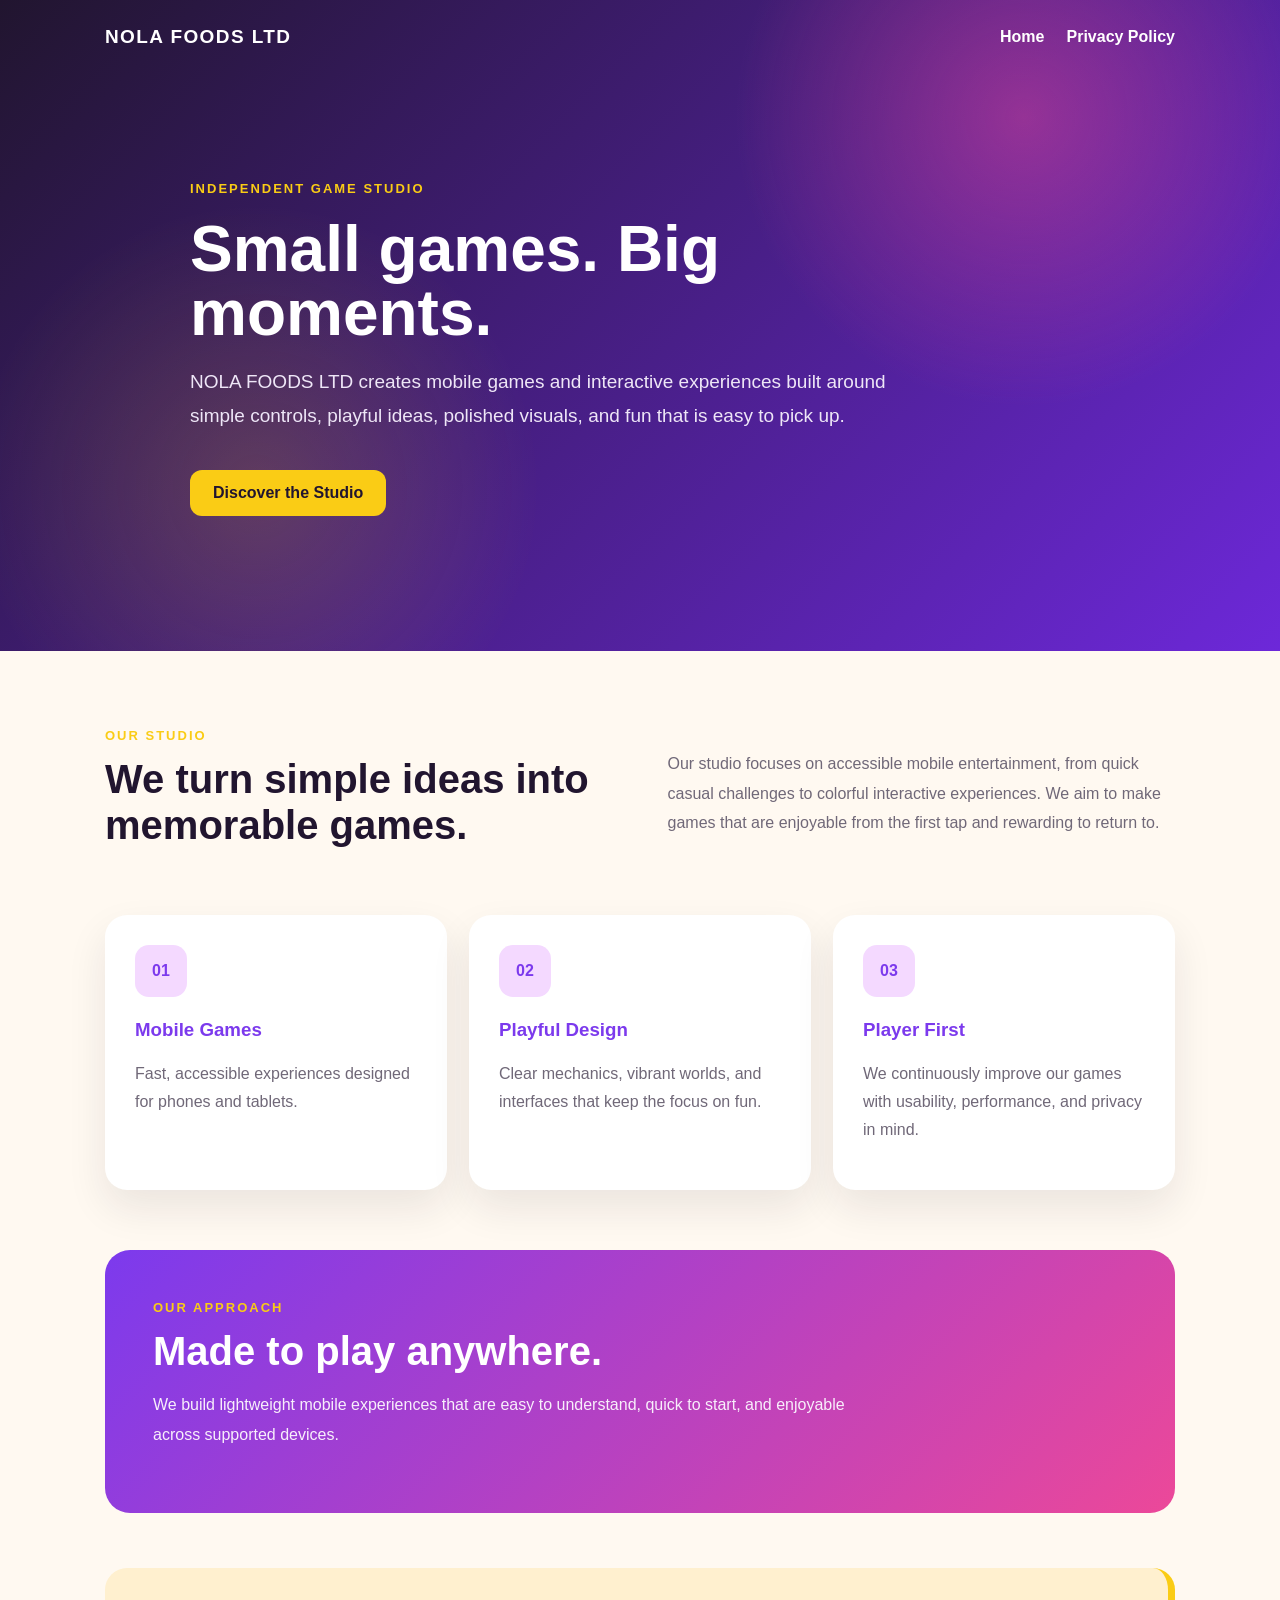
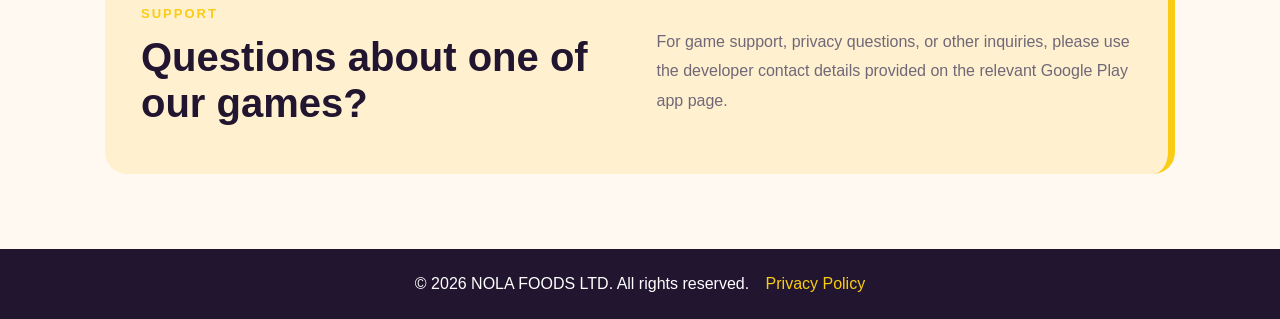
<file: index.html>
<!doctype html>
<html lang="en">
<head>
<meta charset="utf-8">
<meta name="viewport" content="width=device-width,initial-scale=1">
<title>NOLA FOODS LTD — Game Studio</title>
<meta name="description" content="NOLA FOODS LTD is an independent gaming studio creating mobile games and interactive digital experiences.">
<link rel="stylesheet" href="style.css">
</head>
<body>
<header class="hero">
<nav>
<div class="brand">NOLA FOODS LTD</div>
<div class="links"><a href="index.html">Home</a><a href="privacy.html">Privacy Policy</a></div>
</nav>
<div class="hero-content">
<span>INDEPENDENT GAME STUDIO</span>
<h1>Small games. Big moments.</h1>
<p>NOLA FOODS LTD creates mobile games and interactive experiences built around simple controls, playful ideas, polished visuals, and fun that is easy to pick up.</p>
<a class="button" href="#studio">Discover the Studio</a>
</div>
</header>

<main>
<section id="studio" class="intro">
<div><small>OUR STUDIO</small><h2>We turn simple ideas into memorable games.</h2></div>
<p>Our studio focuses on accessible mobile entertainment, from quick casual challenges to colorful interactive experiences. We aim to make games that are enjoyable from the first tap and rewarding to return to.</p>
</section>

<section class="cards">
<article><div class="icon">01</div><h3>Mobile Games</h3><p>Fast, accessible experiences designed for phones and tablets.</p></article>
<article><div class="icon">02</div><h3>Playful Design</h3><p>Clear mechanics, vibrant worlds, and interfaces that keep the focus on fun.</p></article>
<article><div class="icon">03</div><h3>Player First</h3><p>We continuously improve our games with usability, performance, and privacy in mind.</p></article>
</section>

<section class="highlight">
<small>OUR APPROACH</small>
<h2>Made to play anywhere.</h2>
<p>We build lightweight mobile experiences that are easy to understand, quick to start, and enjoyable across supported devices.</p>
</section>

<section class="contact">
<div><small>SUPPORT</small><h2>Questions about one of our games?</h2></div>
<p>For game support, privacy questions, or other inquiries, please use the developer contact details provided on the relevant Google Play app page.</p>
</section>
</main>

<footer>© 2026 NOLA FOODS LTD. All rights reserved. <a href="privacy.html">Privacy Policy</a></footer>
</body>
</html>
</file>
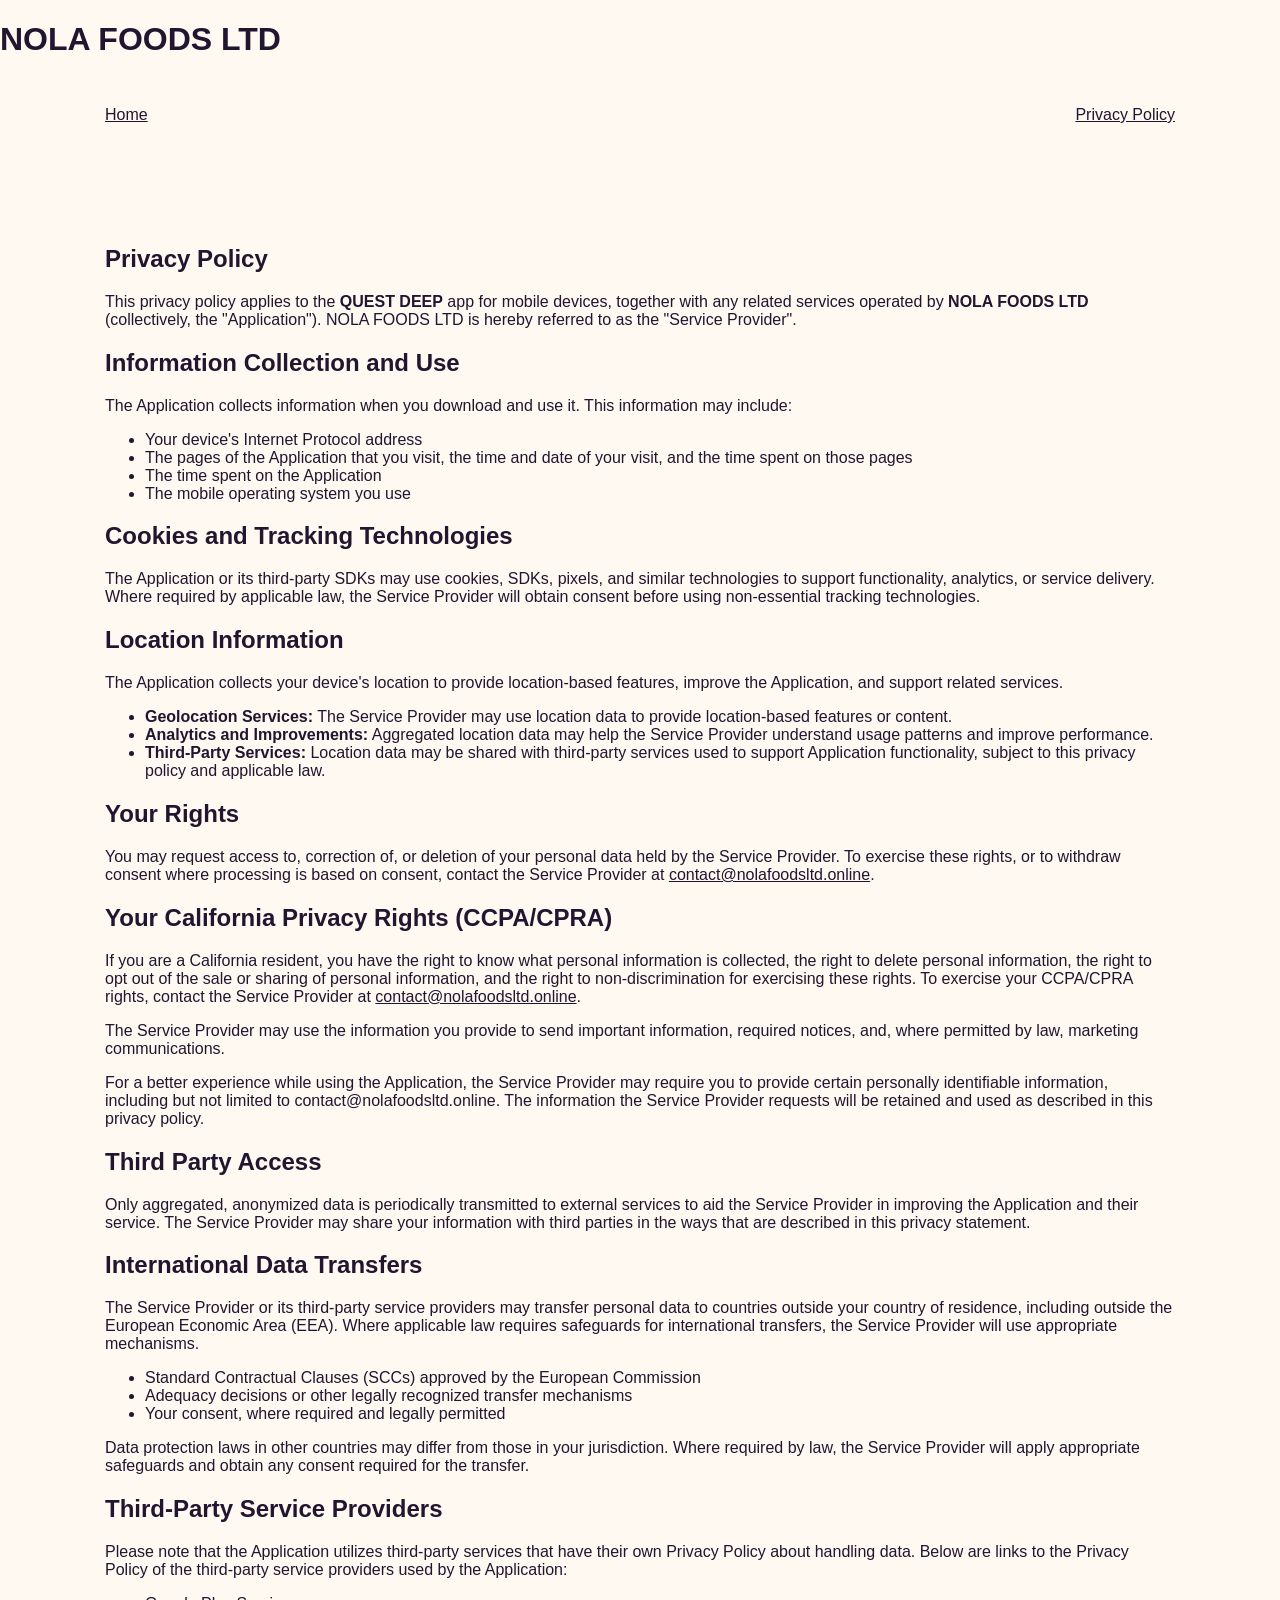
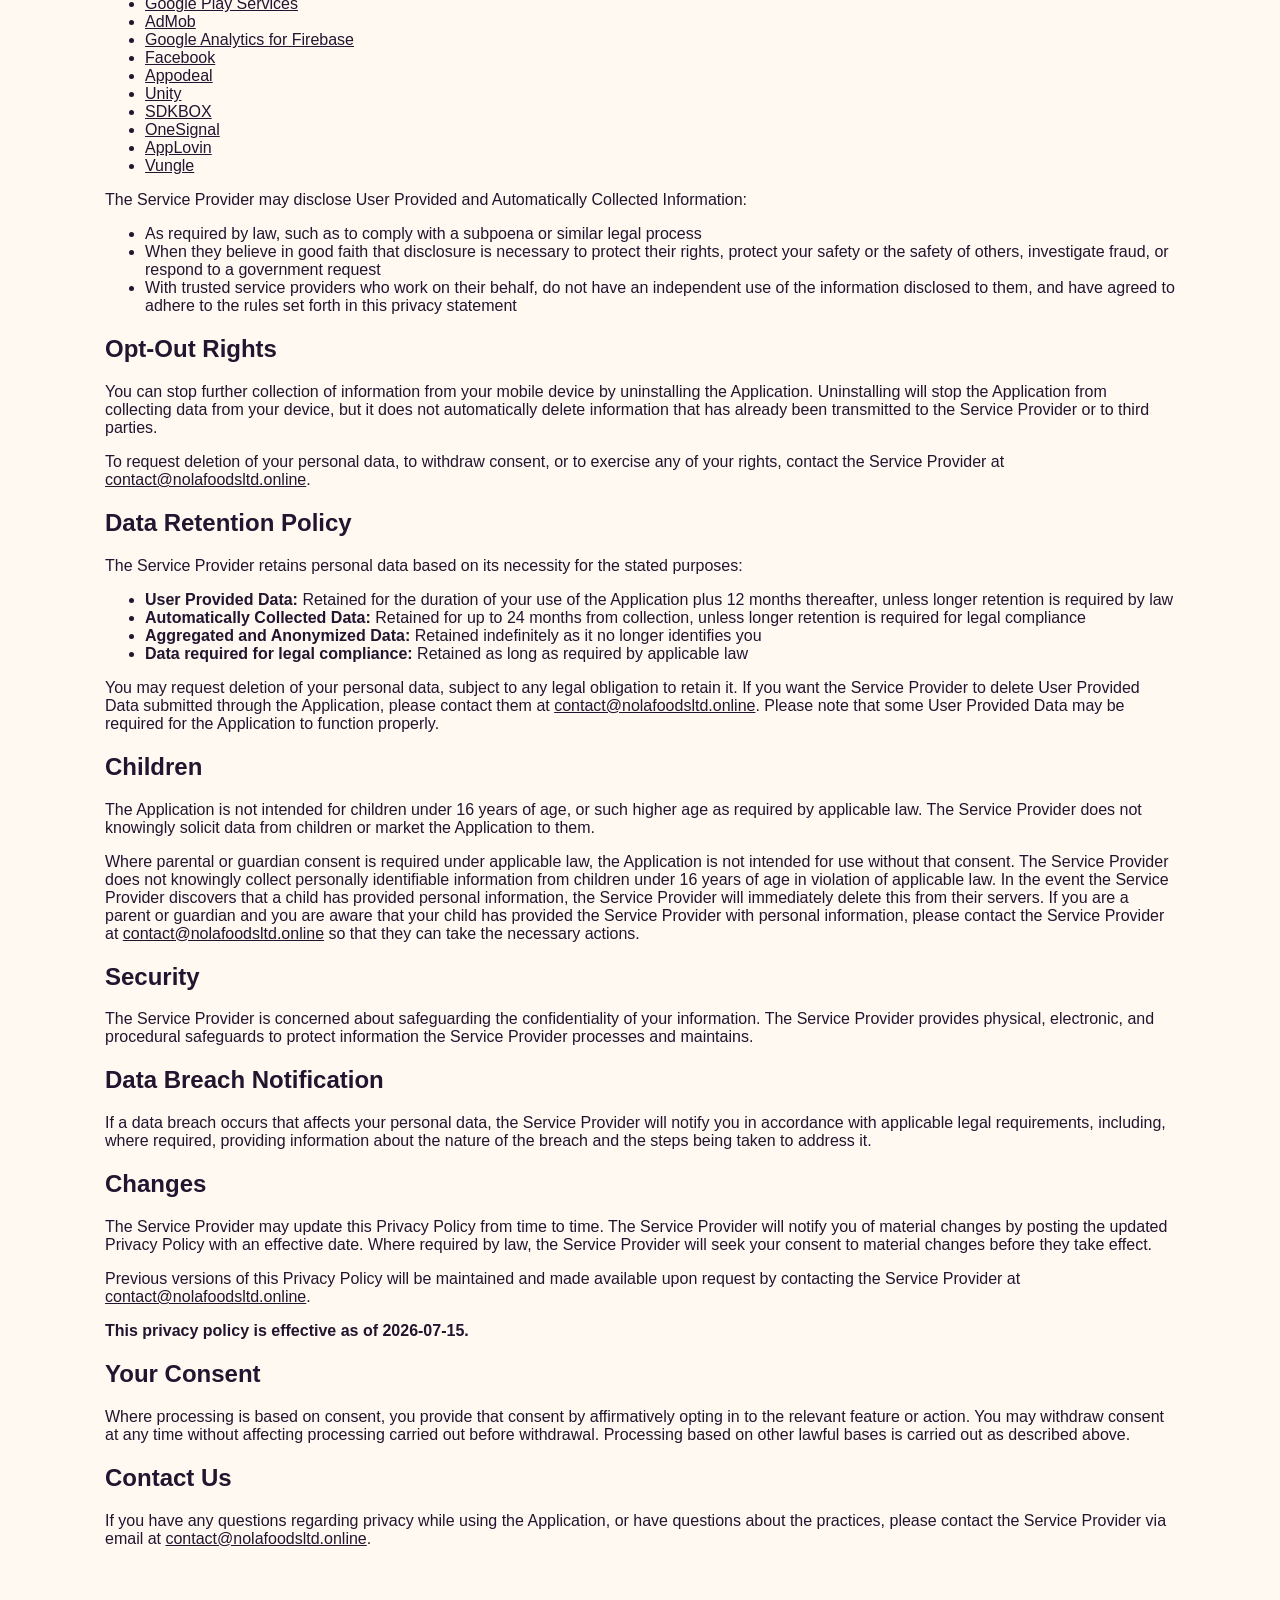
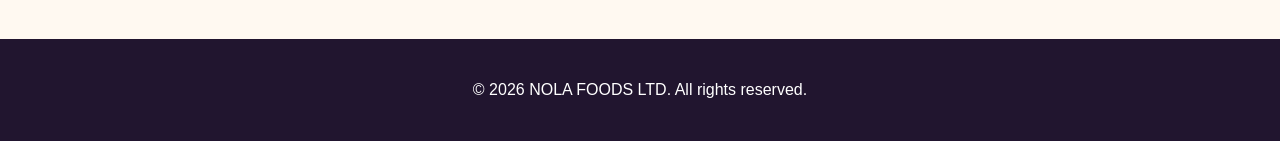
<file: privacy.html>
<!DOCTYPE html>
<html lang="en">
<head>
  <meta charset="UTF-8">
  <meta name="viewport" content="width=device-width, initial-scale=1.0">
  <title>Privacy Policy - NOLA FOODS LTD</title>
  <meta name="description" content="Privacy Policy for the QUEST DEEP mobile application operated by NOLA FOODS LTD.">
  <link rel="stylesheet" href="style.css">
</head>
<body>
  <header>
    <h1>NOLA FOODS LTD</h1>
    <nav>
      <a href="index.html">Home</a>
      <a href="privacy.html">Privacy Policy</a>
    </nav>
  </header>

  <main>
    <section class="card">
      <h1>Privacy Policy</h1>

      <p>This privacy policy applies to the <strong>QUEST DEEP</strong> app for mobile devices, together with any related services operated by <strong>NOLA FOODS LTD</strong> (collectively, the "Application"). NOLA FOODS LTD is hereby referred to as the "Service Provider".</p>

      <h2>Information Collection and Use</h2>
      <p>The Application collects information when you download and use it. This information may include:</p>
      <ul>
        <li>Your device's Internet Protocol address</li>
        <li>The pages of the Application that you visit, the time and date of your visit, and the time spent on those pages</li>
        <li>The time spent on the Application</li>
        <li>The mobile operating system you use</li>
      </ul>

      <h2>Cookies and Tracking Technologies</h2>
      <p>The Application or its third-party SDKs may use cookies, SDKs, pixels, and similar technologies to support functionality, analytics, or service delivery. Where required by applicable law, the Service Provider will obtain consent before using non-essential tracking technologies.</p>

      <h2>Location Information</h2>
      <p>The Application collects your device's location to provide location-based features, improve the Application, and support related services.</p>
      <ul>
        <li><strong>Geolocation Services:</strong> The Service Provider may use location data to provide location-based features or content.</li>
        <li><strong>Analytics and Improvements:</strong> Aggregated location data may help the Service Provider understand usage patterns and improve performance.</li>
        <li><strong>Third-Party Services:</strong> Location data may be shared with third-party services used to support Application functionality, subject to this privacy policy and applicable law.</li>
      </ul>

      <h2>Your Rights</h2>
      <p>You may request access to, correction of, or deletion of your personal data held by the Service Provider. To exercise these rights, or to withdraw consent where processing is based on consent, contact the Service Provider at <a href="mailto:contact@nolafoodsltd.online">contact@nolafoodsltd.online</a>.</p>

      <h2>Your California Privacy Rights (CCPA/CPRA)</h2>
      <p>If you are a California resident, you have the right to know what personal information is collected, the right to delete personal information, the right to opt out of the sale or sharing of personal information, and the right to non-discrimination for exercising these rights. To exercise your CCPA/CPRA rights, contact the Service Provider at <a href="mailto:contact@nolafoodsltd.online">contact@nolafoodsltd.online</a>.</p>

      <p>The Service Provider may use the information you provide to send important information, required notices, and, where permitted by law, marketing communications.</p>

      <p>For a better experience while using the Application, the Service Provider may require you to provide certain personally identifiable information, including but not limited to contact@nolafoodsltd.online. The information the Service Provider requests will be retained and used as described in this privacy policy.</p>

      <h2>Third Party Access</h2>
      <p>Only aggregated, anonymized data is periodically transmitted to external services to aid the Service Provider in improving the Application and their service. The Service Provider may share your information with third parties in the ways that are described in this privacy statement.</p>

      <h2>International Data Transfers</h2>
      <p>The Service Provider or its third-party service providers may transfer personal data to countries outside your country of residence, including outside the European Economic Area (EEA). Where applicable law requires safeguards for international transfers, the Service Provider will use appropriate mechanisms.</p>
      <ul>
        <li>Standard Contractual Clauses (SCCs) approved by the European Commission</li>
        <li>Adequacy decisions or other legally recognized transfer mechanisms</li>
        <li>Your consent, where required and legally permitted</li>
      </ul>
      <p>Data protection laws in other countries may differ from those in your jurisdiction. Where required by law, the Service Provider will apply appropriate safeguards and obtain any consent required for the transfer.</p>

      <h2>Third-Party Service Providers</h2>
      <p>Please note that the Application utilizes third-party services that have their own Privacy Policy about handling data. Below are links to the Privacy Policy of the third-party service providers used by the Application:</p>
      <ul>
        <li><a href="https://policies.google.com/privacy" target="_blank" rel="noopener noreferrer">Google Play Services</a></li>
        <li><a href="https://policies.google.com/privacy" target="_blank" rel="noopener noreferrer">AdMob</a></li>
        <li><a href="https://firebase.google.com/support/privacy" target="_blank" rel="noopener noreferrer">Google Analytics for Firebase</a></li>
        <li><a href="https://www.facebook.com/privacy/policy/" target="_blank" rel="noopener noreferrer">Facebook</a></li>
        <li><a href="https://appodeal.com/privacy-policy/" target="_blank" rel="noopener noreferrer">Appodeal</a></li>
        <li><a href="https://unity.com/legal/privacy-policy" target="_blank" rel="noopener noreferrer">Unity</a></li>
        <li><a href="https://www.sdkbox.com/privacy" target="_blank" rel="noopener noreferrer">SDKBOX</a></li>
        <li><a href="https://onesignal.com/privacy_policy" target="_blank" rel="noopener noreferrer">OneSignal</a></li>
        <li><a href="https://www.applovin.com/privacy/" target="_blank" rel="noopener noreferrer">AppLovin</a></li>
        <li><a href="https://liftoff.io/privacy-policy/" target="_blank" rel="noopener noreferrer">Vungle</a></li>
      </ul>

      <p>The Service Provider may disclose User Provided and Automatically Collected Information:</p>
      <ul>
        <li>As required by law, such as to comply with a subpoena or similar legal process</li>
        <li>When they believe in good faith that disclosure is necessary to protect their rights, protect your safety or the safety of others, investigate fraud, or respond to a government request</li>
        <li>With trusted service providers who work on their behalf, do not have an independent use of the information disclosed to them, and have agreed to adhere to the rules set forth in this privacy statement</li>
      </ul>

      <h2>Opt-Out Rights</h2>
      <p>You can stop further collection of information from your mobile device by uninstalling the Application. Uninstalling will stop the Application from collecting data from your device, but it does not automatically delete information that has already been transmitted to the Service Provider or to third parties.</p>
      <p>To request deletion of your personal data, to withdraw consent, or to exercise any of your rights, contact the Service Provider at <a href="mailto:contact@nolafoodsltd.online">contact@nolafoodsltd.online</a>.</p>

      <h2>Data Retention Policy</h2>
      <p>The Service Provider retains personal data based on its necessity for the stated purposes:</p>
      <ul>
        <li><strong>User Provided Data:</strong> Retained for the duration of your use of the Application plus 12 months thereafter, unless longer retention is required by law</li>
        <li><strong>Automatically Collected Data:</strong> Retained for up to 24 months from collection, unless longer retention is required for legal compliance</li>
        <li><strong>Aggregated and Anonymized Data:</strong> Retained indefinitely as it no longer identifies you</li>
        <li><strong>Data required for legal compliance:</strong> Retained as long as required by applicable law</li>
      </ul>
      <p>You may request deletion of your personal data, subject to any legal obligation to retain it. If you want the Service Provider to delete User Provided Data submitted through the Application, please contact them at <a href="mailto:contact@nolafoodsltd.online">contact@nolafoodsltd.online</a>. Please note that some User Provided Data may be required for the Application to function properly.</p>

      <h2>Children</h2>
      <p>The Application is not intended for children under 16 years of age, or such higher age as required by applicable law. The Service Provider does not knowingly solicit data from children or market the Application to them.</p>
      <p>Where parental or guardian consent is required under applicable law, the Application is not intended for use without that consent. The Service Provider does not knowingly collect personally identifiable information from children under 16 years of age in violation of applicable law. In the event the Service Provider discovers that a child has provided personal information, the Service Provider will immediately delete this from their servers. If you are a parent or guardian and you are aware that your child has provided the Service Provider with personal information, please contact the Service Provider at <a href="mailto:contact@nolafoodsltd.online">contact@nolafoodsltd.online</a> so that they can take the necessary actions.</p>

      <h2>Security</h2>
      <p>The Service Provider is concerned about safeguarding the confidentiality of your information. The Service Provider provides physical, electronic, and procedural safeguards to protect information the Service Provider processes and maintains.</p>

      <h2>Data Breach Notification</h2>
      <p>If a data breach occurs that affects your personal data, the Service Provider will notify you in accordance with applicable legal requirements, including, where required, providing information about the nature of the breach and the steps being taken to address it.</p>

      <h2>Changes</h2>
      <p>The Service Provider may update this Privacy Policy from time to time. The Service Provider will notify you of material changes by posting the updated Privacy Policy with an effective date. Where required by law, the Service Provider will seek your consent to material changes before they take effect.</p>
      <p>Previous versions of this Privacy Policy will be maintained and made available upon request by contacting the Service Provider at <a href="mailto:contact@nolafoodsltd.online">contact@nolafoodsltd.online</a>.</p>

      <p><strong>This privacy policy is effective as of 2026-07-15.</strong></p>

      <h2>Your Consent</h2>
      <p>Where processing is based on consent, you provide that consent by affirmatively opting in to the relevant feature or action. You may withdraw consent at any time without affecting processing carried out before withdrawal. Processing based on other lawful bases is carried out as described above.</p>

      <h2>Contact Us</h2>
      <p>If you have any questions regarding privacy while using the Application, or have questions about the practices, please contact the Service Provider via email at <a href="mailto:contact@nolafoodsltd.online">contact@nolafoodsltd.online</a>.</p>
    </section>
  </main>

  <footer>
    <p>© 2026 NOLA FOODS LTD. All rights reserved.</p>
  </footer>
</body>
</html>
</file>
<file: style.css>
*{box-sizing:border-box}
:root{--dark:#21152f;--purple:#7c3aed;--pink:#ec4899;--yellow:#facc15;--cream:#fff9f1;--muted:#706878;--white:#fff}
body{margin:0;font-family:Arial,Helvetica,sans-serif;background:var(--cream);color:var(--dark)}
a{color:inherit}
.hero,.sub{color:white;background:radial-gradient(circle at 80% 18%,rgba(236,72,153,.45),transparent 25%),radial-gradient(circle at 20% 75%,rgba(250,204,21,.18),transparent 25%),linear-gradient(135deg,#21152f,#6d28d9)}
nav{max-width:1120px;margin:auto;padding:26px 25px;display:flex;justify-content:space-between;align-items:center}
.brand{font-size:19px;font-weight:900;letter-spacing:1.4px}
.links a{margin-left:22px;text-decoration:none;font-weight:bold}
.hero-content{max-width:950px;margin:auto;padding:105px 25px 135px}
.hero-content>span,.page-title>span,small{color:var(--yellow);font-size:13px;font-weight:900;letter-spacing:2px}
.hero h1{font-size:64px;line-height:1;margin:20px 0;max-width:800px}
.hero p{font-size:19px;line-height:1.8;max-width:700px;color:#eee6f7}
.button{display:inline-block;margin-top:18px;padding:14px 23px;border-radius:12px;background:var(--yellow);color:var(--dark);font-weight:900;text-decoration:none}
main{max-width:1120px;margin:auto;padding:75px 25px}
.intro{display:grid;grid-template-columns:1fr 1fr;gap:55px;align-items:center}
.intro h2,.contact h2,.highlight h2{font-size:40px;line-height:1.15;margin:12px 0}
.intro p,.contact p,.highlight p,.policy p{color:var(--muted);line-height:1.85}
.cards{display:grid;grid-template-columns:repeat(3,1fr);gap:22px;margin-top:55px}
.cards article{background:white;padding:30px;border-radius:22px;box-shadow:0 18px 40px rgba(33,21,47,.09)}
.icon{width:52px;height:52px;border-radius:14px;display:grid;place-items:center;background:#f4d9ff;color:var(--purple);font-weight:900}
.cards h3{margin-top:22px;color:var(--purple)}
.cards p{color:var(--muted);line-height:1.75}
.highlight{margin-top:60px;padding:48px;border-radius:25px;color:white;background:linear-gradient(135deg,#7c3aed,#ec4899)}
.highlight p{color:#f8eefb;max-width:700px}
.contact{margin-top:55px;padding:36px;border-radius:22px;background:#fff0cf;border-right:7px solid var(--yellow);display:grid;grid-template-columns:1fr 1fr;gap:40px;align-items:center}
.page-title{max-width:920px;margin:auto;padding:65px 25px 90px}
.page-title h1{font-size:55px;margin:18px 0}
.page-title p{color:#ddd2e9}
.policy{max-width:920px;padding-top:50px}
.policy article{background:white;border-radius:22px;padding:45px;box-shadow:0 18px 45px rgba(33,21,47,.1);border-top:7px solid var(--pink)}
.policy h2{margin-top:32px;color:var(--purple)}
footer{padding:26px;text-align:center;background:var(--dark);color:white}
footer a{color:var(--yellow);text-decoration:none;margin-left:12px}
@media(max-width:780px){nav{flex-direction:column;gap:15px}.links a{margin:0 9px}.hero-content h1{font-size:43px}.intro,.cards,.contact{grid-template-columns:1fr}.page-title h1{font-size:42px}.policy article{padding:28px}}
</file>
